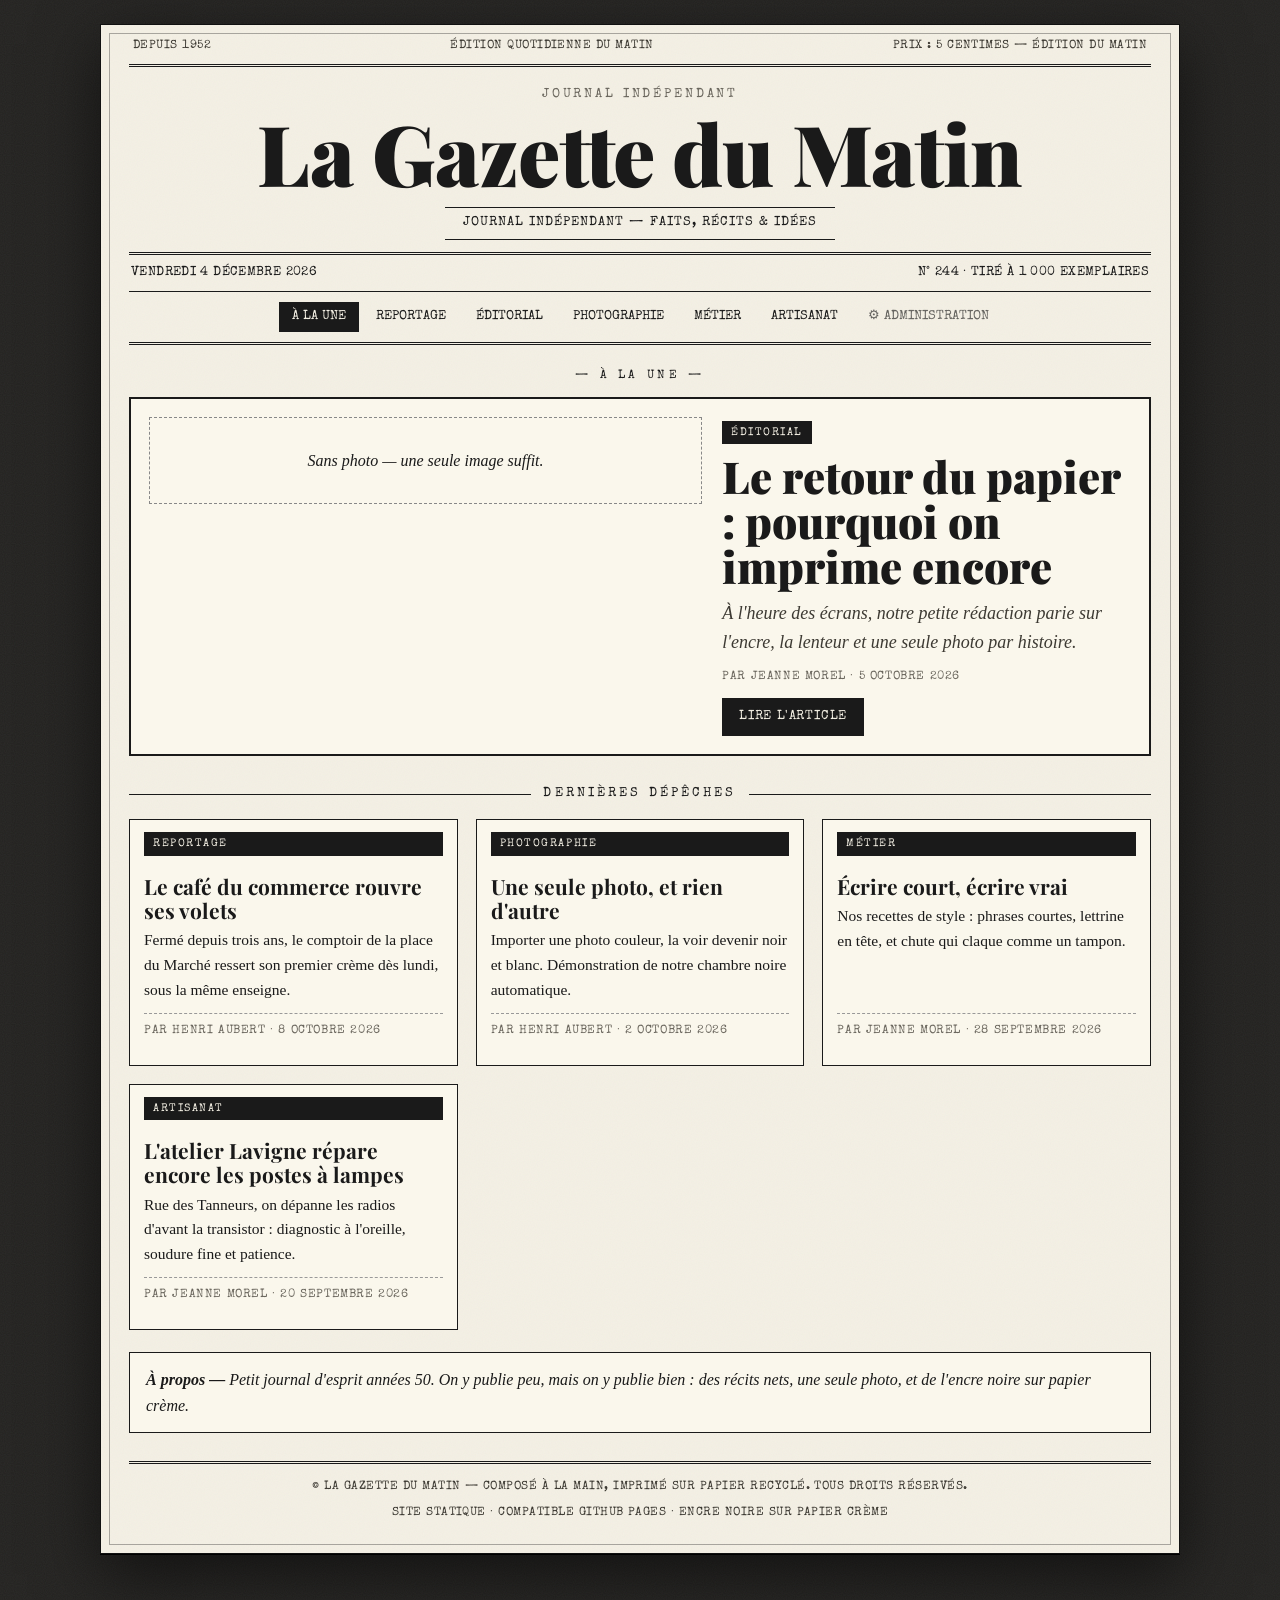
<file: index.html>
<!DOCTYPE html>
<html lang="fr">
<head>
<meta charset="UTF-8">
<meta name="viewport" content="width=device-width, initial-scale=1.0">
<title data-config-title>La Gazette du Matin — Journal</title>
<meta name="description" content="Blog minimaliste rétro noir et blanc, esprit journal papier des années 50.">
<link rel="stylesheet" href="assets/css/style.css">
</head>
<body>
<div class="feuille">
  <div class="surbandeau">
    <span data-config="founded">Depuis 1952</span>
    <span>Édition quotidienne du matin</span>
    <span data-config="motto">Prix : 5 centimes</span>
  </div>

  <header class="masthead">
    <div class="fonde">Journal indépendant</div>
    <h1><a href="index.html" data-config="siteTitle">La Gazette du Matin</a></h1>
    <div><span class="devise" data-config="tagline">Faits, récits &amp; idées</span></div>
  </header>

  <div class="date-ligne">
    <span id="date-jour">—</span>
    <span>N° <span id="numero">247</span> · Tiré à 1 000 exemplaires</span>
  </div>

  <nav class="journal-nav">
    <a href="index.html" class="actif">À la une</a>
    <span id="nav-cats" style="display:contents"></span>
    <a href="admin.html" class="admin-link" title="Mini CMS">⚙ Administration</a>
  </nav>

  <main>
    <div id="une"></div>

    <div class="section-titre">Dernières dépêches</div>
    <div id="grille" class="grille"></div>

    <div id="bloc-apropos" class="óa-propos">
      <strong>À propos — </strong><p style="display:inline;margin:0"></p>
    </div>
  </main>

  <footer class="journal-pied">
    <div data-config="footerText">© La Gazette du Matin</div>
    <div style="margin-top:6px">Site statique · Compatible GitHub Pages · Encre noire sur papier crème</div>
  </footer>
</div>
<script>
document.getElementById("numero").textContent = 240 + (new Date().getDate() % 20);
</script>
<script src="assets/js/site.js"></script>
<script>renderHome();</script>
</body>
</html>
</file>
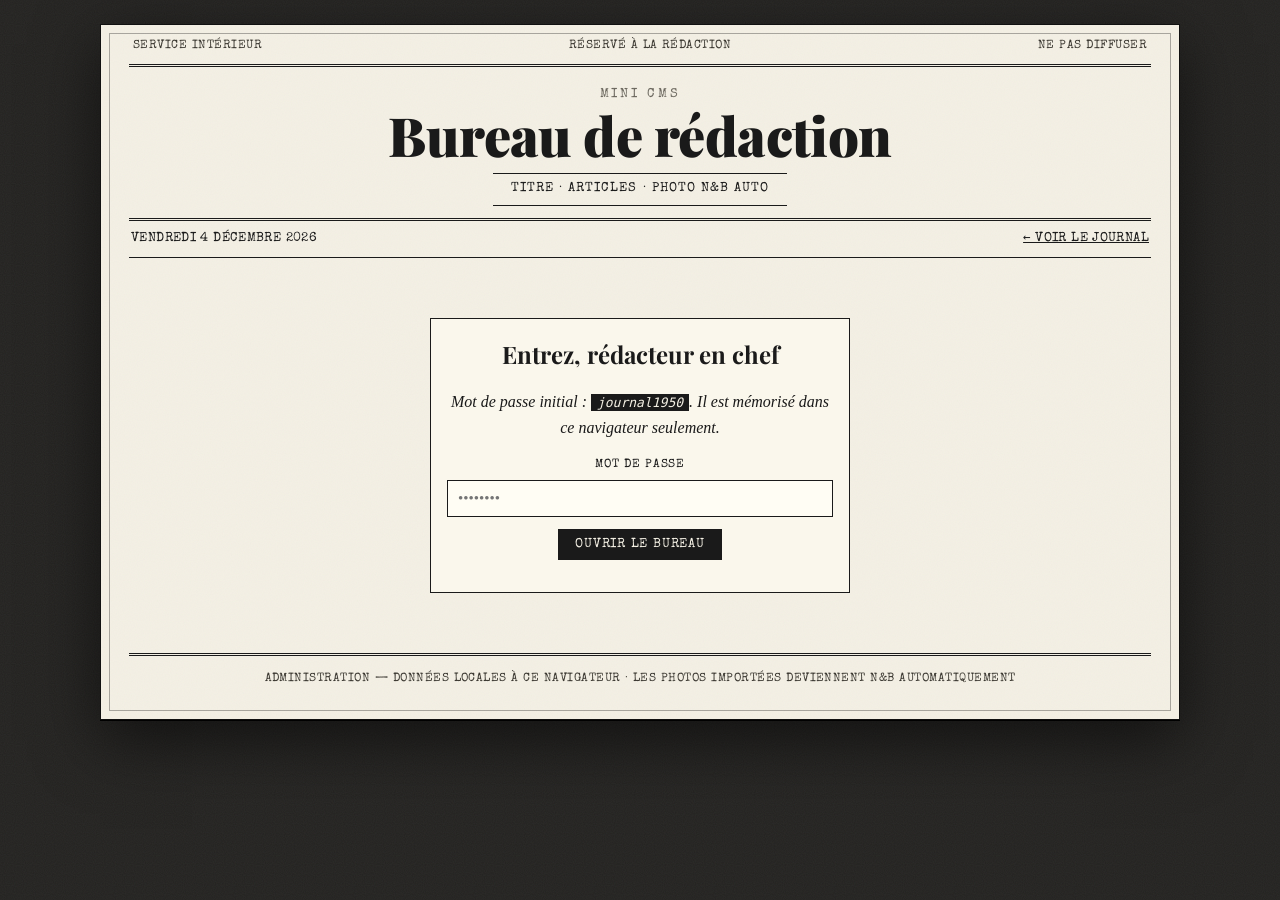
<file: admin.html>
<!DOCTYPE html>
<html lang="fr">
<head>
<meta charset="UTF-8">
<meta name="viewport" content="width=device-width, initial-scale=1.0">
<title>Administration — La Gazette</title>
<link rel="stylesheet" href="assets/css/style.css">
<style>.gate{max-width:420px;margin:60px auto;text-align:center}</style>
</head>
<body>
<div class="feuille">
  <div class="surbandeau"><span>Service intérieur</span><span>Réservé à la rédaction</span><span>Ne pas diffuser</span></div>
  <header class="masthead">
    <div class="fonde">Mini CMS</div>
    <h1 style="font-size:clamp(32px,5vw,54px)"><a href="index.html">Bureau de rédaction</a></h1>
    <div><span class="devise">Titre · Articles · Photo N&amp;B auto</span></div>
  </header>
  <div class="date-ligne"><span id="date-jour">—</span><span><a href="index.html" style="color:inherit">← Voir le journal</a></span></div>

  <!-- Porte d'entrée -->
  <div id="gate" class="gate panneau">
    <h2 style="font-family:'Playfair Display',serif;margin:0 0 8px">Entrez, rédacteur en chef</h2>
    <p style="font-style:italic">Mot de passe initial : <code>journal1950</code>. Il est mémorisé dans ce navigateur seulement.</p>
    <label for="pass">Mot de passe</label>
    <input type="password" id="pass" placeholder="••••••••">
    <div style="margin-top:12px"><button class="btn plein" id="btn-login">Ouvrir le bureau</button></div>
    <p id="login-err" style="color:#900"></p>
  </div>

  <!-- CMS -->
  <div id="cms" style="display:none">
    <div class="admin-bar">
      <div class="onglets">
        <button data-tab="liste" class="actif">Articles</button>
        <button data-tab="editer">✎ Rédiger</button>
        <button data-tab="reglages">Réglages du journal</button>
        <button data-tab="publier">Publier sur GitHub</button>
      </div>
      <div><a class="btn" href="index.html" target="_blank">Voir le site ↗</a></div>
    </div>
    <div id="alerte"></div>

    <!-- Liste -->
    <section id="tab-liste" class="panneau">
      <h3 style="margin-top:0">Articles (<span id="compte">0</span>)</h3>
      <div class="liste-admin" id="liste"></div>
      <div style="margin-top:12px"><button class="btn plein" id="btn-nouveau">+ Nouvel article</button></div>
    </section>

    <!-- Éditer -->
    <section id="tab-editer" class="panneau" style="display:none">
      <h3 style="margin-top:0" id="titre-form">Nouvel article</h3>
      <input type="hidden" id="f-id">
      <label>Titre *</label><input type="text" id="f-titre" placeholder="Ex. La foire du samedi sous la pluie">
      <div class="ligne2">
        <div><label>Auteur</label><input type="text" id="f-auteur" placeholder="Jeanne Morel"></div>
        <div><label>Date</label><input type="date" id="f-date"></div>
      </div>
      <div class="ligne2">
        <div><label>Rubrique</label><input type="text" id="f-cat" placeholder="Éditorial, Photographie, Métier…"></div>
        <div><label>Statut</label>
          <select id="f-statut"><option value="published">Publié</option><option value="draft">Brouillon</option></select>
        </div>
      </div>
      <label><input type="checkbox" id="f-vedette" style="width:auto"> Mettre à la une (un seul article vedette)</label>
      <label>Chapeau (résumé court)</label><input type="text" id="f-chapeau" placeholder="Une phrase qui donne envie de lire.">
      <label>Texte (mini-markdown : ## titre, **gras**, *italique*, &gt; citation, - liste)</label>
      <textarea id="f-contenu" placeholder="## Premier paragraphe&#10;&#10;Écrivez ici…"></textarea>

      <label>Photo unique — convertie auto en noir &amp; blanc *</label>
      <input type="file" id="f-photo" accept="image/*">
      <div class="aide">☛ Une seule photo par article. Import couleur accepté : la <strong>chambre noire automatique</strong> la passe en N&amp;B (luminance + contraste + grain), la réduit (max 1400 px) et la compresse. Le rendu ajoute aussi un filtre <code>grayscale</code> pour garantir le rétro.</div>
      <div id="apercu"></div>
      <div style="margin-top:8px;display:flex;gap:8px;flex-wrap:wrap">
        <button class="btn" id="btn-suppr-photo" type="button">Retirer la photo</button>
      </div>

      <div style="margin-top:16px;display:flex;gap:8px;flex-wrap:wrap">
        <button class="btn plein" id="btn-sauver">Enregistrer</button>
        <button class="btn" id="btn-apercu-art">Aperçu</button>
        <button class="btn" id="btn-annuler">Annuler</button>
      </div>
      <div id="apercu-rendu" style="margin-top:14px"></div>
    </section>

    <!-- Réglages -->
    <section id="tab-reglages" class="panneau" style="display:none">
      <h3 style="margin-top:0">Paramétrer l'ensemble du site</h3>
      <label>Titre du journal *</label><input type="text" id="s-titre">
      <label>Sous-titre / devise</label><input type="text" id="s-tagline">
      <label>Bandeau (ex. Prix : 5 centimes)</label><input type="text" id="s-motto">
      <label>Mention « depuis »</label><input type="text" id="s-founded">
      <label>Texte « À propos » (page d'accueil)</label><input type="text" id="s-about">
      <label><input type="checkbox" id="s-showabout" style="width:auto"> Afficher le bloc À propos</label>
      <label>Pied de page</label><input type="text" id="s-footer">
      <label>Nouveau mot de passe admin (laisser vide = inchangé)</label><input type="password" id="s-pass" placeholder="Nouveau mot de passe">
      <div style="margin-top:14px"><button class="btn plein" id="btn-sauver-reglages">Enregistrer les réglages</button></div>
    </section>

    <!-- Publier -->
    <section id="tab-publier" class="panneau" style="display:none">
      <h3 style="margin-top:0">Publier (site statique → GitHub Pages)</h3>
      <div class="aide">
        <strong>Principe :</strong> GitHub Pages ne fournit pas de serveur d’écriture. Vos modifications sont enregistrées dans ce navigateur pour prévisualisation immédiate. Utilisez la publication directe ci-dessous pour créer un commit dans votre dépôt, ou exportez les JSON.
      </div>
      <div style="display:flex;gap:8px;flex-wrap:wrap;margin-top:12px">
        <button class="btn plein" id="btn-export-config">⬇ Exporter config.json</button>
        <button class="btn plein" id="btn-export-articles">⬇ Exporter articles.json</button>
        <button class="btn" id="btn-import">⬆ Importer un JSON</button>
        <input type="file" id="file-import" accept="application/json" style="display:none">
        <button class="btn" id="btn-reset">Réinitialiser la démo</button>
      </div>
      <div class="panneau" style="margin-top:18px">
        <h3 style="margin-top:0">Publication directe sur GitHub (facultative)</h3>
        <p>Cette option crée un commit avec vos deux fichiers JSON sur la branche choisie. Créez un jeton personnel GitHub finement limité à ce dépôt, avec la permission <code>Contents: Read and write</code>. Le jeton n'est pas enregistré et est envoyé uniquement à l'API officielle de GitHub. Toute personne ayant accès à cette page peut voir le code du CMS ; n'utilisez pas un jeton à droits étendus ici.</p>
        <label for="github-token">Jeton GitHub</label><input type="password" id="github-token" autocomplete="off" placeholder="github_pat_…">
        <div class="ligne2">
          <div><label for="github-owner">Propriétaire du dépôt</label><input type="text" id="github-owner" value="Optimist97"></div>
          <div><label for="github-repo">Dépôt</label><input type="text" id="github-repo" value="blog-retro"></div>
        </div>
        <label for="github-branch">Branche</label><input type="text" id="github-branch" value="main">
        <div style="margin-top:12px"><button class="btn plein" id="btn-publier-github">Publier les deux fichiers JSON sur GitHub</button></div>
        <p id="github-status" role="status" aria-live="polite"></p>
      </div>
      <div class="aide" style="margin-top:12px">
        <strong>Mise en ligne en 4 étapes :</strong><br>
        1. Créez un dépôt GitHub (ex. <code>ma-gazette</code>) et poussez ce dossier.<br>
        2. Sur GitHub : <code>Settings → Pages → Deploy from a branch → main / (root)</code>.<br>
        3. Après chaque modification : utilisez la publication directe ci-dessus, ou exportez les fichiers puis commitez-les dans le dépôt.<br>
        4. Votre journal est lisible à <code>https://VOTRE-PSEUDO.github.io/ma-gazette/</code>.<br><br>
        <strong>Adresse du CMS :</strong> ouvrez <code>https://optimist97.github.io/blog-retro/admin.html</code> dans le même navigateur que le journal. Évitez le mode privé et autorisez les données du site. Le mot de passe et les brouillons restent sur cet appareil.<br>
        Pour écrire hors ligne, lancez <code>python3 -m http.server 8000</code> dans le dossier du site puis ouvrez <code>http://localhost:8000/admin.html</code>. La publication directe nécessite internet et un jeton autorisé pour ce dépôt.
      </div>
      <div id="etat-stockage" class="alert"></div>
    </section>
  </div>

  <footer class="journal-pied"><div>Administration — données locales à ce navigateur · Les photos importées deviennent N&amp;B automatiquement</div></footer>
</div>
<script src="assets/js/site.js"></script>
<script src="assets/js/admin.js"></script>
</body>
</html>
</file>
<file: assets/css/style.css>
/* La Gazette — rétro papier années 50, N&B */
@import url('https://fonts.googleapis.com/css2?family=Playfair+Display:ital,wght@0,400;0,700;0,900;1,400;1,700&family=Old+Standard+TT:ital,wght@0,400;0,700;1,400&family=Special+Elite&display=swap');

:root{
  --papier:#f4f0e4;
  --papier-2:#ece6d4;
  --encre:#1a1a1a;
  --encre-douce:#3d3a33;
  --filet:#1a1a1a;
  --gris:#6b675e;
  --max:1080px;
}

*{box-sizing:border-box}
html{-webkit-text-size-adjust:100%}
body{
  margin:0;
  background:#232220 url("data:image/svg+xml,%3Csvg xmlns='http://www.w3.org/2000/svg' width='120' height='120'%3E%3Cfilter id='n'%3E%3CfeTurbulence type='fractalNoise' baseFrequency='0.9'/%3E%3C/filter%3E%3Crect width='120' height='120' filter='url(%23n)' opacity='0.06'/%3E%3C/svg%3E");
  color:var(--encre);
  font-family:"Old Standard TT", Georgia, "Times New Roman", serif;
  line-height:1.6;
}

/* Feuille papier centrée */
.feuille{
  max-width:var(--max);
  margin:24px auto 48px;
  background:var(--papier) url("data:image/svg+xml,%3Csvg xmlns='http://www.w3.org/2000/svg' width='200' height='200'%3E%3Cfilter id='p'%3E%3CfeTurbulence type='fractalNoise' baseFrequency='0.85'/%3E%3C/filter%3E%3Crect width='200' height='200' filter='url(%23p)' opacity='0.05'/%3E%3C/svg%3E");
  border:1px solid #111;
  box-shadow:0 20px 60px rgba(0,0,0,.55), 0 1px 0 #000;
  padding:0 28px 28px;
  position:relative;
}
.feuille::before{
  content:"";
  position:absolute;inset:8px;
  border:1px solid rgba(26,26,26,.35);
  pointer-events:none;
}

/* Bandeau haut */
.surbandeau{
  display:flex;justify-content:space-between;gap:12px;
  font-family:"Special Elite", "Courier New", monospace;
  font-size:12px;letter-spacing:.04em;
  text-transform:uppercase;
  border-bottom:3px double var(--filet);
  padding:12px 4px 8px;
  color:var(--encre-douce);
}
.surbandeau span:nth-child(2){text-align:center}
.surbandeau span:last-child{text-align:right}

/* Masthead */
.masthead{text-align:center;padding:18px 0 12px;border-bottom:3px double var(--filet)}
.masthead .fonde{font-family:"Special Elite",monospace;font-size:13px;letter-spacing:.22em;text-transform:uppercase;color:var(--gris)}
.masthead h1{
  font-family:"Playfair Display", Georgia, serif;
  font-weight:900;
  font-size:clamp(42px,7vw,84px);
  line-height:.95;margin:.08em 0 .1em;
  letter-spacing:-.01em;
  text-transform:none;
}
.masthead h1 a{color:inherit;text-decoration:none}
.masthead .devise{
  font-family:"Special Elite",monospace;
  font-size:13px;letter-spacing:.08em;
  border-top:1px solid var(--filet);
  border-bottom:1px solid var(--filet);
  display:inline-block;padding:5px 18px;margin-top:6px;
  text-transform:uppercase;
}
.date-ligne{
  display:flex;justify-content:space-between;align-items:center;
  font-family:"Special Elite",monospace;font-size:12.5px;
  padding:8px 2px;border-bottom:1px solid var(--filet);
  text-transform:uppercase;letter-spacing:.03em;flex-wrap:wrap;gap:8px;
}

/* Nav */
nav.journal-nav{
  display:flex;gap:4px;justify-content:center;flex-wrap:wrap;
  padding:10px 0;border-bottom:3px double var(--filet);
  font-family:"Special Elite",monospace;font-size:13px;text-transform:uppercase;
}
nav.journal-nav a{
  color:var(--encre);text-decoration:none;
  padding:4px 12px;border:1px solid transparent;
}
nav.journal-nav a:hover, nav.journal-nav a.actif{border:1px solid var(--encre);background:#1a1a1a;color:var(--papier)}
nav.journal-nav .admin-link{opacity:.65}

/* À la une */
.une-label{
  font-family:"Special Elite",monospace;text-align:center;
  letter-spacing:.3em;text-transform:uppercase;font-size:12px;margin:22px 0 10px;
}
.une-label::before,.une-label::after{content:" — "}
.une{
  border:2px solid var(--filet);padding:18px;background:#faf7ec;
  display:grid;grid-template-columns:1.15fr .85fr;gap:20px;
}
.une h2{font-family:"Playfair Display",serif;font-weight:900;font-size:clamp(28px,4vw,44px);line-height:1.02;margin:0 0 10px}
.une h2 a{color:inherit;text-decoration:none}
.une h2 a:hover{text-decoration:underline;text-decoration-thickness:2px}
.chapeau{font-style:italic;font-size:18px;color:var(--encre-douce);margin:0 0 12px}
.meta{font-family:"Special Elite",monospace;font-size:12px;text-transform:uppercase;letter-spacing:.05em;color:var(--gris);margin-bottom:10px}
.cat{
  display:inline-block;font-family:"Special Elite",monospace;font-size:11px;
  letter-spacing:.14em;text-transform:uppercase;
  border:1px solid var(--encre);padding:2px 8px;margin-bottom:10px;background:var(--encre);color:var(--papier);
}
.btn{
  display:inline-block;font-family:"Special Elite",monospace;font-size:13px;text-transform:uppercase;letter-spacing:.06em;
  border:1.5px solid var(--encre);padding:8px 16px;color:var(--encre);text-decoration:none;background:transparent;cursor:pointer;
}
.btn:hover{background:var(--encre);color:var(--papier)}
.btn.plein{background:var(--encre);color:var(--papier)}
.btn.plein:hover{background:#000}

/* Photo N&B obligatoire */
.photo-cadre{
  background:#fff;border:1px solid var(--encre);padding:8px;
  box-shadow:3px 3px 0 rgba(26,26,26,.9);
}
.photo-cadre figure{margin:0}
.photo-cadre img{
  display:block;width:100%;height:auto;aspect-ratio:4/3;object-fit:cover;
  filter:grayscale(1) contrast(1.15) brightness(.98) sepia(.12);
}
.photo-cadre figcaption{
  font-family:"Special Elite",monospace;font-size:12px;
  padding:8px 2px 0;color:var(--encre-douce);font-style:normal;
}
.photo-cadre .mention-nb{
  display:block;font-size:10.5px;letter-spacing:.12em;text-transform:uppercase;color:var(--gris);margin-top:2px;
}
/* grain par-dessus */
.img-nb{position:relative;overflow:hidden;background:#ddd}
.img-nb::after{
  content:"";position:absolute;inset:0;pointer-events:none;opacity:.16;mix-blend-mode:multiply;
  background-image:url("data:image/svg+xml,%3Csvg xmlns='http://www.w3.org/2000/svg' width='140' height='140'%3E%3Cfilter id='g'%3E%3CfeTurbulence type='fractalNoise' baseFrequency='0.9'/%3E%3C/filter%3E%3Crect width='140' height='140' filter='url(%23g)' opacity='0.55'/%3E%3C/svg%3E");
}

/* Grille articles */
.section-titre{
  display:flex;align-items:center;gap:12px;margin:28px 0 14px;
  font-family:"Special Elite",monospace;font-size:13px;letter-spacing:.24em;text-transform:uppercase;
}
.section-titre::before,.section-titre::after{content:"";height:1px;background:var(--filet);flex:1}
.grille{display:grid;grid-template-columns:repeat(3,1fr);gap:18px}
.carte{
  border:1.5px solid var(--filet);background:#faf7ec;padding:0;display:flex;flex-direction:column;
}
.carte .photo-cadre{margin:10px 10px 0;box-shadow:none}
.carte .photo-cadre img{aspect-ratio:16/10}
.carte-corps{padding:12px 14px 14px;display:flex;flex-direction:column;flex:1}
.carte h3{font-family:"Playfair Display",serif;font-size:21px;line-height:1.15;margin:8px 0 6px}
.carte h3 a{color:inherit;text-decoration:none}
.carte h3 a:hover{text-decoration:underline}
.carte p{margin:0 0 10px;font-size:15.5px}
.carte .meta{margin-top:auto;padding-top:8px;border-top:1px dashed #999}

/* Article plein */
.article-entete{text-align:center;padding:20px 0 6px;max-width:760px;margin:0 auto}
.article-entete h2{font-family:"Playfair Display",serif;font-weight:900;font-size:clamp(30px,5vw,52px);line-height:1.02;margin:10px 0}
.article-photo{max-width:820px;margin:16px auto}
.colonnes{max-width:820px;margin:18px auto;column-count:2;column-gap:28px;column-rule:1px solid #b9b2a0;font-size:17px;text-align:justify}
.colonnes h2{font-family:"Playfair Display",serif;column-span:all;font-size:28px;margin:18px 0 8px}
.colonnes p:first-of-type::first-letter{
  font-family:"Playfair Display",serif;font-weight:900;font-size:3.4em;float:left;line-height:.85;padding:4px 8px 0 0;
}
.colonnes blockquote{column-span:all;border-top:2px solid var(--encre);border-bottom:2px solid var(--encre);margin:16px 0;padding:10px 12px;font-style:italic;font-size:20px;text-align:center}
.colonnes ul{break-inside:avoid}
.filet-fin{text-align:center;margin:26px 0 6px;font-family:"Special Elite",monospace}
.óa-propos{border:1.5px solid var(--filet);padding:14px 16px;background:#faf7ec;margin-top:22px;font-style:italic}
footer.journal-pied{border-top:3px double var(--filet);margin-top:28px;padding:14px 2px 2px;text-align:center;font-family:"Special Elite",monospace;font-size:12px;color:var(--encre-douce);text-transform:uppercase;letter-spacing:.04em}
.vide{border:1px dashed #888;padding:30px;text-align:center;font-style:italic;background:#faf7ec}

/* Formulaires / admin réutilise la feuille */
.admin-bar{display:flex;gap:10px;flex-wrap:wrap;justify-content:space-between;align-items:center;margin:18px 0}
.onglets{display:flex;gap:6px;flex-wrap:wrap}
.onglets button{font-family:"Special Elite",monospace;font-size:12px;text-transform:uppercase;letter-spacing:.06em;border:1.5px solid var(--encre);background:transparent;padding:8px 12px;cursor:pointer}
.onglets button.actif{background:var(--encre);color:var(--papier)}
.panneau{border:1.5px solid var(--encre);background:#faf7ec;padding:16px;margin-bottom:16px}
label{display:block;font-family:"Special Elite",monospace;font-size:12px;text-transform:uppercase;letter-spacing:.06em;margin:12px 0 4px}
input[type=text],input[type=date],input[type=password],select,textarea{
  width:100%;border:1.5px solid var(--encre);background:#fffdf4;padding:9px 10px;font-family:Georgia,serif;font-size:15px;color:var(--encre);
}
textarea{min-height:180px;line-height:1.5;font-family:Georgia,serif}
.ligne2{display:grid;grid-template-columns:1fr 1fr;gap:12px}
.liste-admin{display:grid;gap:10px}
.item-admin{border:1px solid var(--encre);padding:10px 12px;display:flex;justify-content:space-between;gap:10px;align-items:center;background:#fffdf4;flex-wrap:wrap}
.badge{font-family:"Special Elite",monospace;font-size:11px;text-transform:uppercase;border:1px solid var(--encre);padding:2px 8px}
.badge.pub{background:#1a1a1a;color:#f4f0e4}.badge.brou{background:transparent}
.petits-btns{display:flex;gap:6px;flex-wrap:wrap}
.petits-btns button,.petits-btns a{font-family:"Special Elite",monospace;font-size:11.5px;text-transform:uppercase;border:1px solid var(--encre);background:#fff;padding:6px 10px;cursor:pointer;text-decoration:none;color:var(--encre)}
.petits-btns button:hover{background:var(--encre);color:var(--papier)}
.apercu-photo{max-width:320px;margin-top:8px}
.aide{font-size:13.5px;background:#fff;border:1px dashed #888;padding:10px 12px;margin-top:10px}
code{background:#1a1a1a;color:#f4f0e4;padding:1px 6px;font-size:13px}
.alert{border:1.5px solid var(--encre);padding:10px 12px;margin:12px 0;background:#fff8d6;font-family:"Special Elite",monospace;font-size:13px}
.alert.success{background:#e8f2df;border-color:#31552a;color:#203d1c}
.alert.error{background:#f8e2df;border-color:#8d3027;color:#70231d}

/* responsive */
@media(max-width:860px){
  .feuille{margin:0;padding:0 14px 20px}
  .une{grid-template-columns:1fr}
  .grille{grid-template-columns:1fr}
  .colonnes{column-count:1;text-align:left}
  .ligne2{grid-template-columns:1fr}
  .surbandeau span:nth-child(2){display:none}
}
@media print{
  body{background:#fff}
  .feuille{box-shadow:none;margin:0;max-width:none;border:none}
  nav.journal-nav,.admin-bar,.no-print{display:none!important}
  .colonnes{column-count:2}
}
</file>
